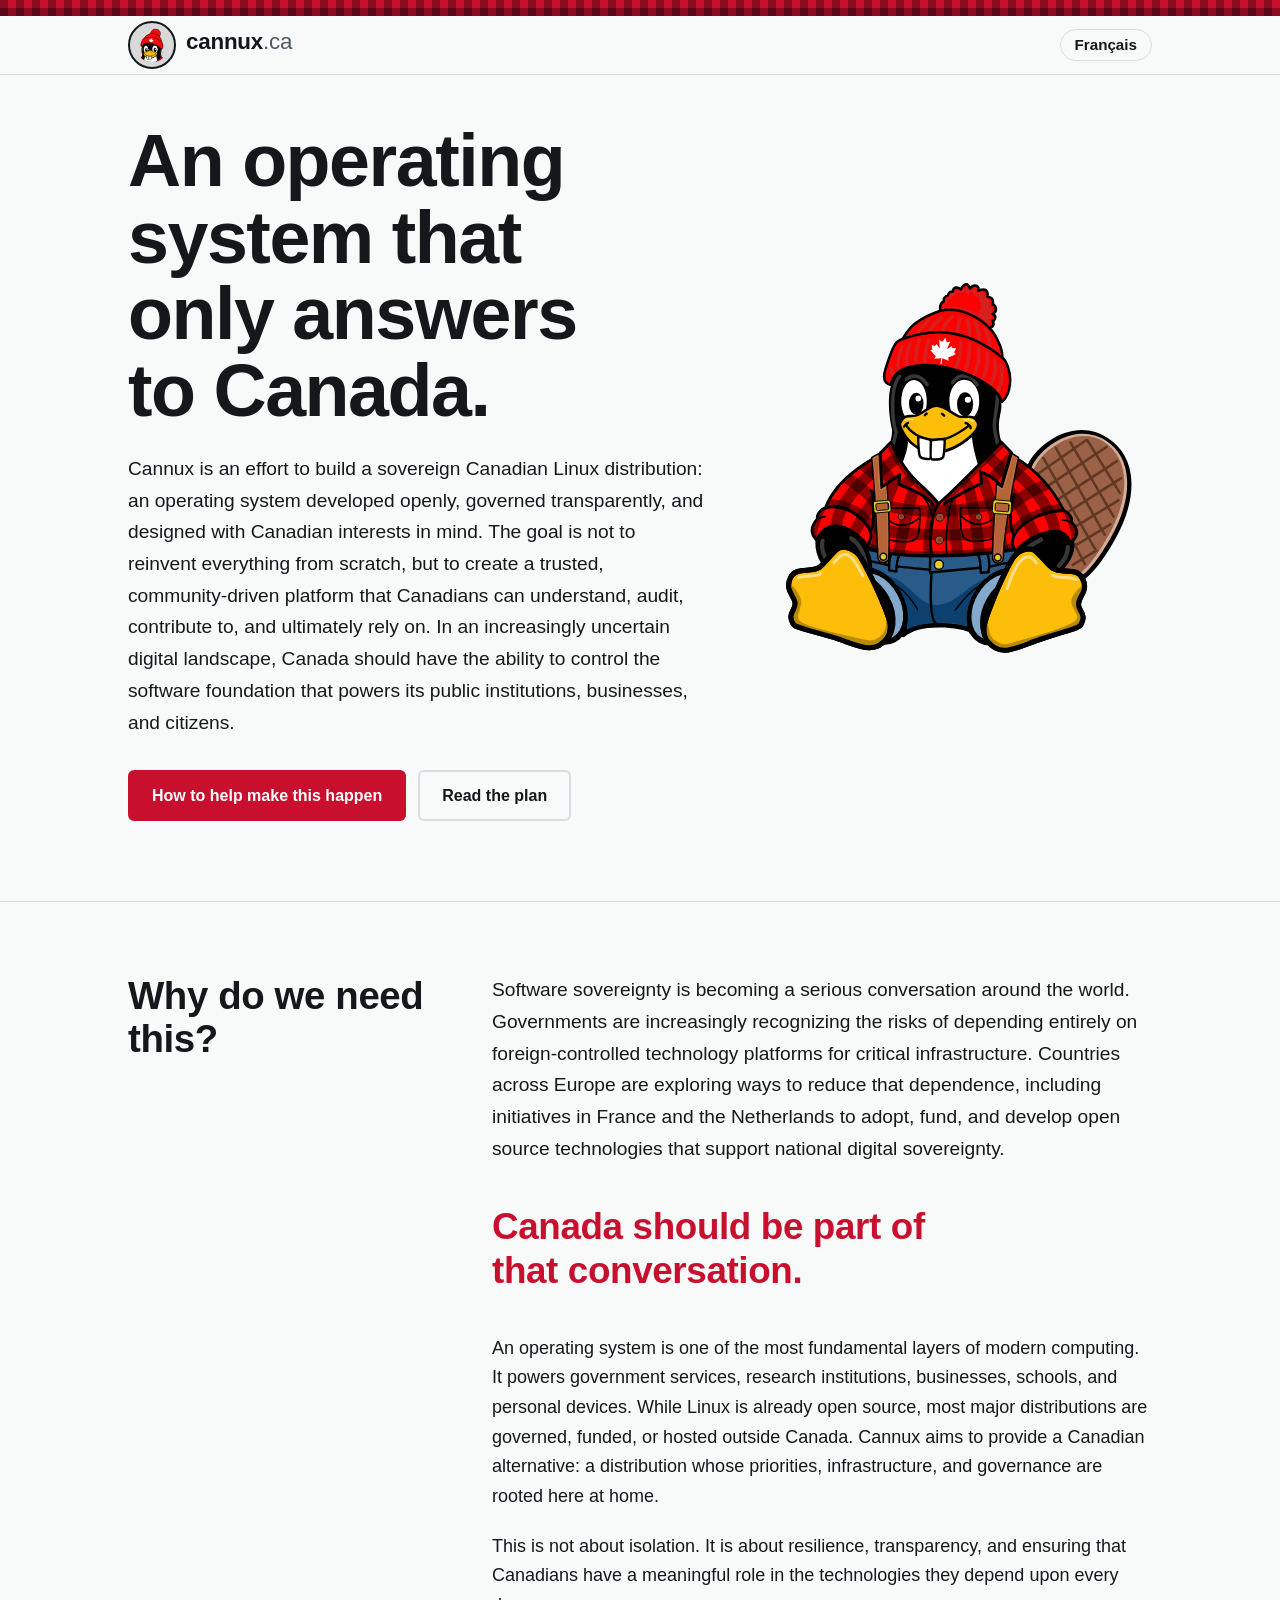
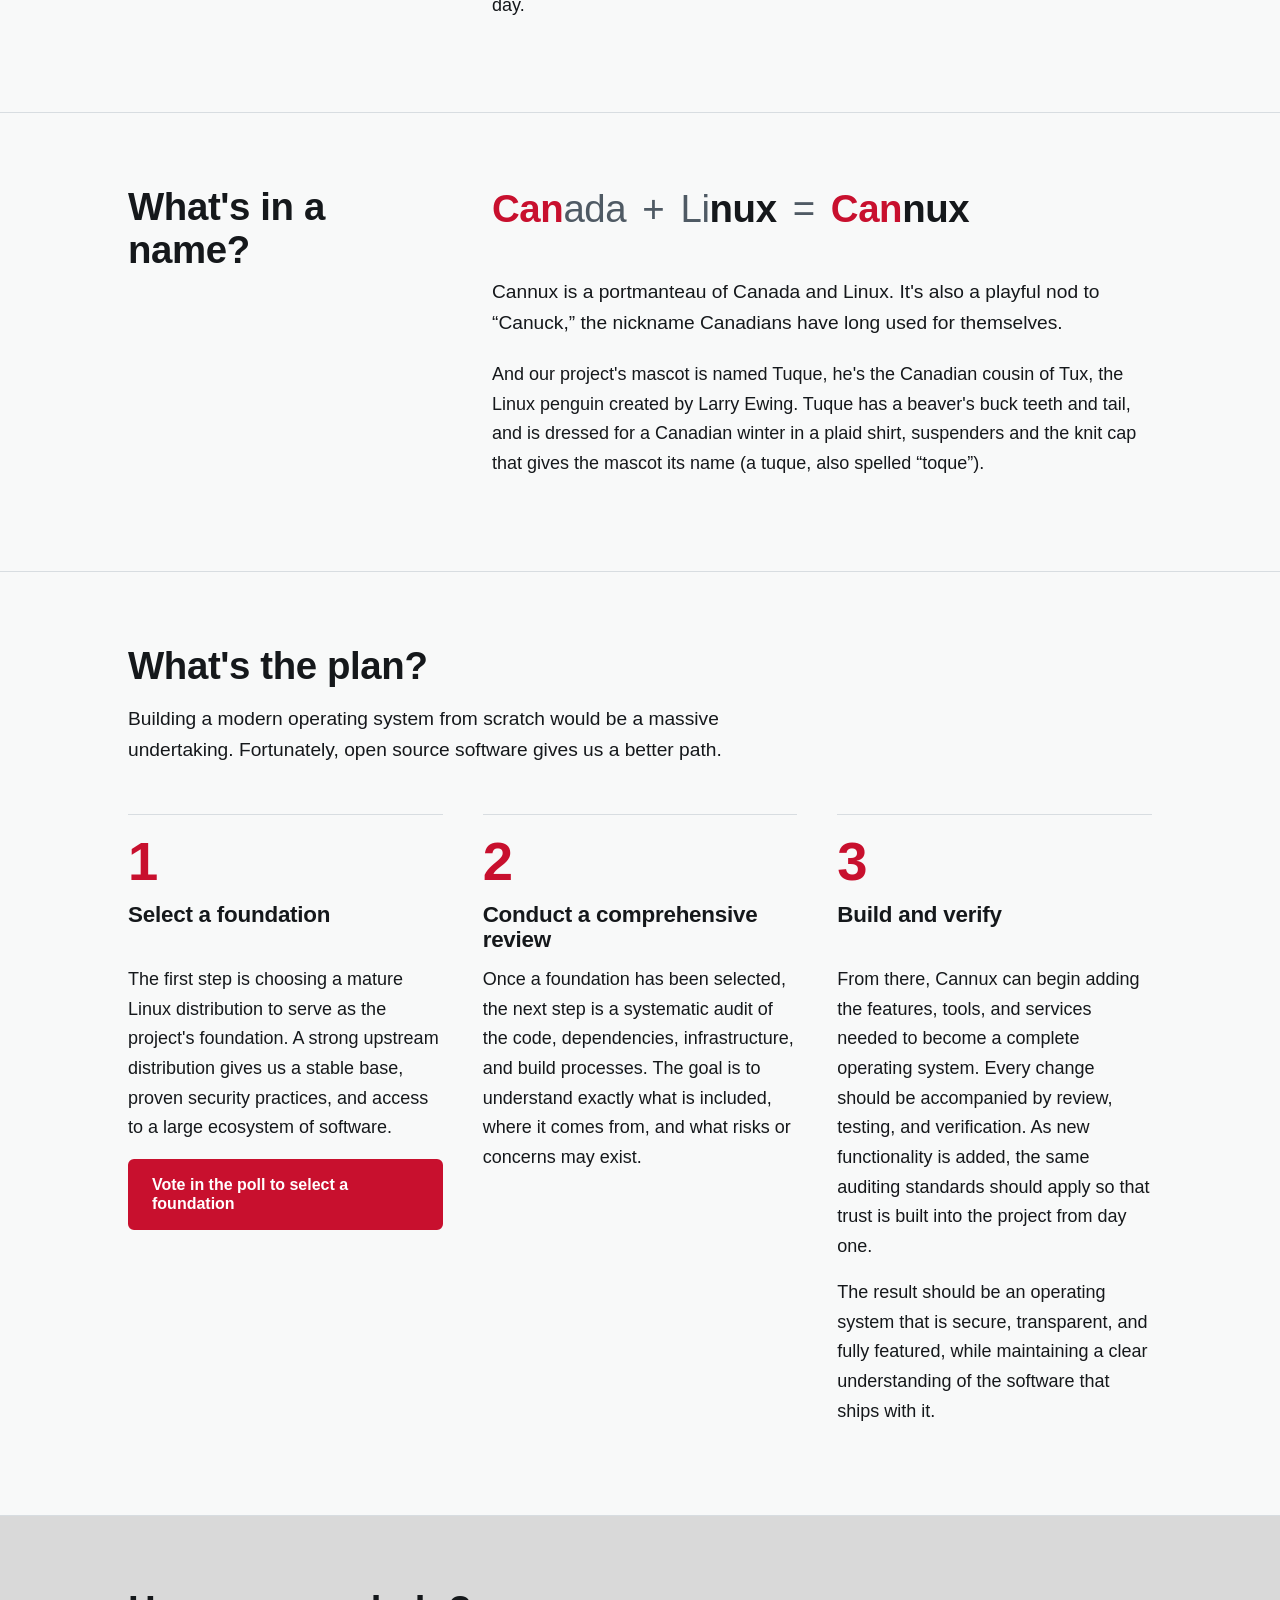
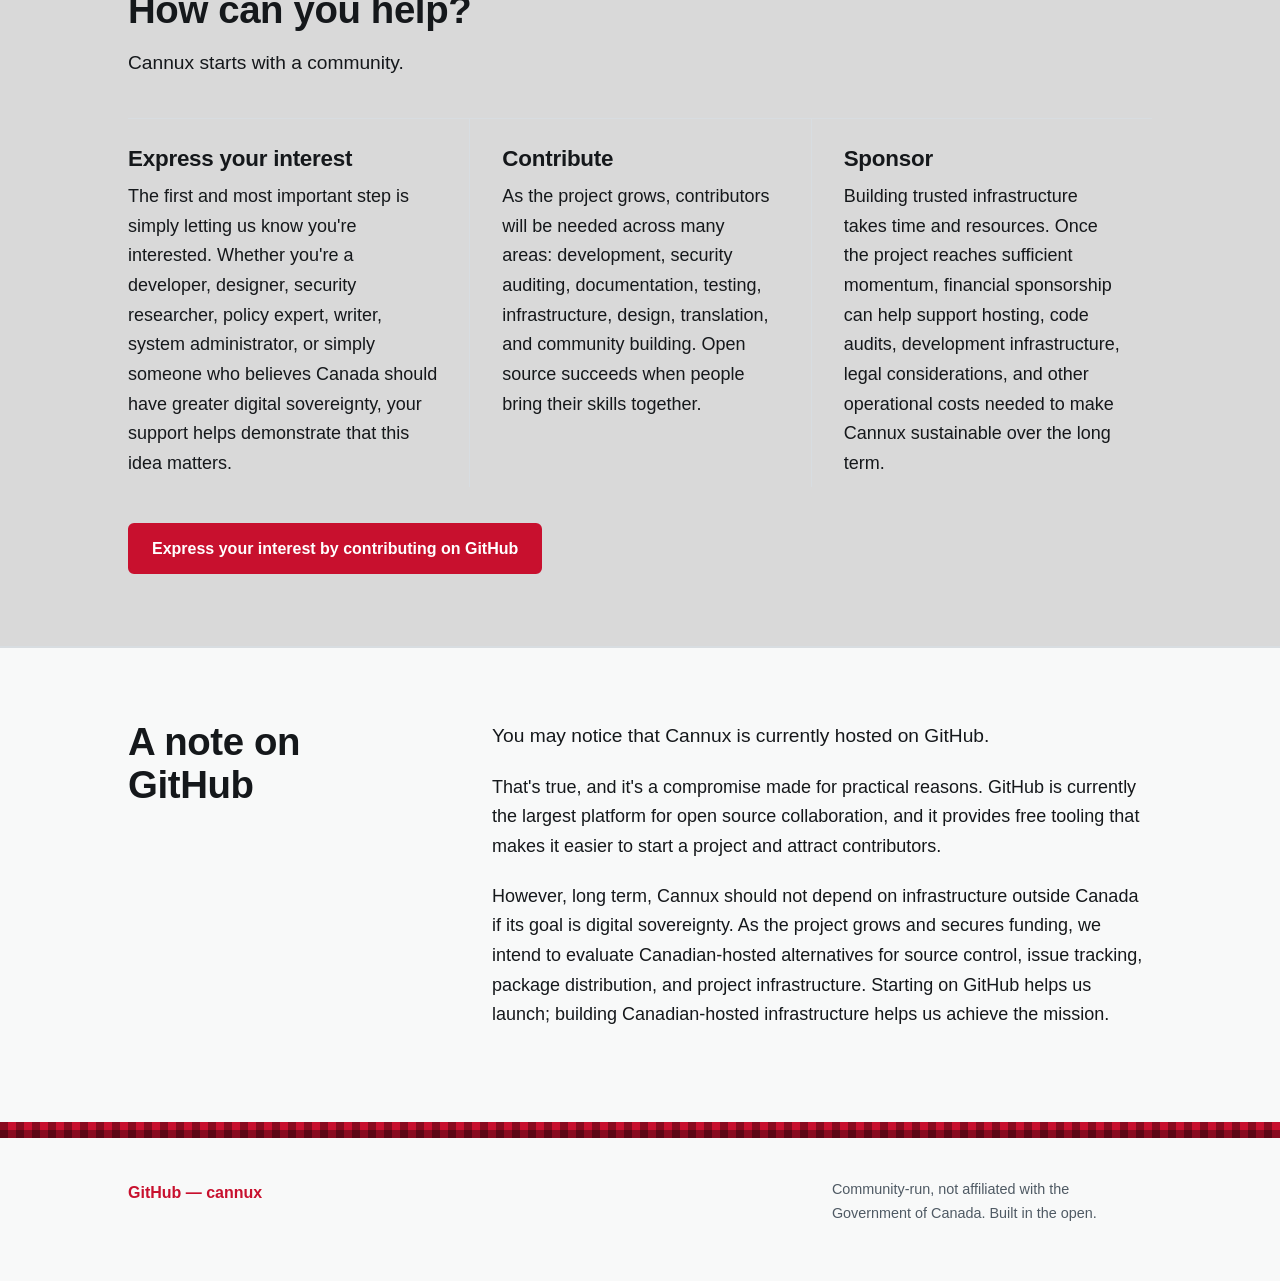
<file: docs/index.html>
<!DOCTYPE html>
<html lang="en">

<head>
    <meta charset="UTF-8">
    <meta name="viewport" content="width=device-width, initial-scale=1, viewport-fit=cover">
    <title>Cannux — a sovereign Canadian Linux distribution</title>
    <meta name="description" content="Cannux is an effort to build a sovereign Canadian Linux distribution: an operating system developed openly, governed transparently, and designed with Canadian interests in mind.">
    <meta name="theme-color" content="#F8F9F9" media="(prefers-color-scheme: light)">
    <meta name="theme-color" content="#14171A" media="(prefers-color-scheme: dark)">

    <link rel="icon" href="images/favicon.svg" type="image/svg+xml">
    <link rel="apple-touch-icon" href="images/apple-touch-icon.png">

    <link rel="canonical" href="https://cannux.ca/">
    <link rel="alternate" hreflang="en" href="https://cannux.ca/">
    <link rel="alternate" hreflang="fr" href="https://cannux.ca/fr/">
    <link rel="alternate" hreflang="x-default" href="https://cannux.ca/">

    <meta property="og:type" content="website">
    <meta property="og:locale" content="en_CA">
    <meta property="og:locale:alternate" content="fr_CA">
    <meta property="og:title" content="Cannux — a sovereign Canadian Linux distribution">
    <meta property="og:description" content="An operating system that only answers to Canada.">
    <meta property="og:url" content="https://cannux.ca/">

    <link rel="stylesheet" href="css/site.css">
</head>

<body>
    <a class="skip" href="#top">Skip to content</a>
    <div class="plaid" aria-hidden="true"></div>

    <header class="top">
        <div class="wrap topbar">
            <a class="wordmark" href="#">
                <img src="images/favicon.svg" alt="" width="36" height="36">
                <span>cannux<span class="tld">.ca</span></span>
            </a>
            <nav aria-label="Language">
                <a class="lang" href="fr/index.html" lang="fr" hreflang="fr">Français</a>
            </nav>
        </div>
    </header>

    <main id="top">
        <div class="wrap hero">
            <div class="hero-copy">
                <h1>An operating system that only answers to Canada.</h1>
                <p class="lede">Cannux is an effort to build a sovereign Canadian Linux distribution: an operating system developed openly, governed transparently, and designed with Canadian interests in mind. The goal is not to reinvent everything from scratch, but to create a trusted, community-driven platform that Canadians can understand, audit, contribute to, and ultimately rely on. In an increasingly uncertain digital landscape, Canada should have the ability to control the software foundation that powers its public institutions, businesses, and citizens.</p>
                <div class="cta-row">
                    <a class="btn primary" href="#how">How to help make this happen</a>
                    <a class="btn ghost" href="#what">Read the plan</a>
                </div>
            </div>
            <figure class="hero-art">
                <img src="images/Tuque.svg" class="hero-image" width="300" alt="A penguin with beaver features wearing a red toque, plaid shirt, suspenders and jeans">
            </figure>
        </div>

<!-- <div class="term" aria-label="Terminal example">
<div class="bar"><span></span><span></span><span></span></div>
<pre class="mono"><span class="comment"># get the source and build tree</span>
<span class="prompt">$</span> git clone https://github.com/torvos/cannux/
</div> -->

        <section id="why" class="band">
            <div class="wrap split">
                <h2>Why do we need this?</h2>
                <div class="prose">
                    <p class="intro">Software sovereignty is becoming a serious conversation around the world. Governments are increasingly recognizing the risks of depending entirely on foreign-controlled technology platforms for critical infrastructure. Countries across Europe are exploring ways to reduce that dependence, including initiatives in France and the Netherlands to adopt, fund, and develop open source technologies that support national digital sovereignty.</p>
                    <p class="pull">Canada should be part of that conversation.</p>
                    <p>An operating system is one of the most fundamental layers of modern computing. It powers government services, research institutions, businesses, schools, and personal devices. While Linux is already open source, most major distributions are governed, funded, or hosted outside Canada. Cannux aims to provide a Canadian alternative: a distribution whose priorities, infrastructure, and governance are rooted here at home.</p>
                    <p>This is not about isolation. It is about resilience, transparency, and ensuring that Canadians have a meaningful role in the technologies they depend upon every day.</p>
                </div>
            </div>
        </section>

        <section id="name" class="band">
            <div class="wrap split">
                <h2>What's in a name?</h2>
                <div class="prose">
                    <p class="name-eq" role="img" aria-label="Canada plus Linux equals Cannux"><span class="can">Can</span><span class="rest">ada</span> <span class="op">+</span> <span class="rest">Li</span><span class="nux">nux</span> <span class="op">=</span> <span class="can">Can</span><span class="nux">nux</span></p>
                    <p class="intro">Cannux is a portmanteau of Canada and Linux. It's also a playful nod to &ldquo;Canuck,&rdquo; the nickname Canadians have long used for themselves.</p>
                    <p>And our project's mascot is named Tuque, he's the Canadian cousin of Tux, the Linux penguin created by Larry Ewing. Tuque has a beaver's buck teeth and tail, and is dressed for a Canadian winter in a plaid shirt, suspenders and the knit cap that gives the mascot its name (a tuque, also spelled &ldquo;toque&rdquo;).</p>
                </div>
            </div>
        </section>

        <section id="what" class="band">
            <div class="wrap">
                <h2>What's the plan?</h2>
                <p class="section-intro">Building a modern operating system from scratch would be a massive undertaking. Fortunately, open source software gives us a better path.</p>
                <ol class="pillars">
                    <li class="pillar">
                        <h3>Select a foundation</h3>
                        <p>The first step is choosing a mature Linux distribution to serve as the project's foundation. A strong upstream distribution gives us a stable base, proven security practices, and access to a large ecosystem of software.</p>
                        <p><a class="btn primary" href="https://github.com/torvos/cannux/discussions/1">Vote in the poll to select a foundation</a></p>
                    </li>
                    <li class="pillar">
                        <h3>Conduct a comprehensive review</h3>
                        <p>Once a foundation has been selected, the next step is a systematic audit of the code, dependencies, infrastructure, and build processes. The goal is to understand exactly what is included, where it comes from, and what risks or concerns may exist.</p>
                    </li>
                    <li class="pillar">
                        <h3>Build and verify</h3>
                        <p>From there, Cannux can begin adding the features, tools, and services needed to become a complete operating system. Every change should be accompanied by review, testing, and verification. As new functionality is added, the same auditing standards should apply so that trust is built into the project from day one.</p>
                        <p>The result should be an operating system that is secure, transparent, and fully featured, while maintaining a clear understanding of the software that ships with it.</p>
                    </li>
                </ol>
            </div>
        </section>

        <section id="how" class="band tint">
            <div class="wrap">
                <h2>How can you help?</h2>
                <p class="section-intro">Cannux starts with a community.</p>
                <div class="ways">
                    <article class="way">
                        <h3>Express your interest</h3>
                        <p>The first and most important step is simply letting us know you're interested. Whether you're a developer, designer, security researcher, policy expert, writer, system administrator, or simply someone who believes Canada should have greater digital sovereignty, your support helps demonstrate that this idea matters.</p>
                    </article>
                    <article class="way">
                        <h3>Contribute</h3>
                        <p>As the project grows, contributors will be needed across many areas: development, security auditing, documentation, testing, infrastructure, design, translation, and community building. Open source succeeds when people bring their skills together.</p>
                    </article>
                    <article class="way">
                        <h3>Sponsor</h3>
                        <p>Building trusted infrastructure takes time and resources. Once the project reaches sufficient momentum, financial sponsorship can help support hosting, code audits, development infrastructure, legal considerations, and other operational costs needed to make Cannux sustainable over the long term.</p>
                    </article>
                </div>
                <div class="cta-row">
                    <a class="btn primary" href="https://github.com/torvos/cannux/">Express your interest by contributing on GitHub</a>
                </div>
            </div>
        </section>

        <section id="github" class="band">
            <div class="wrap split">
                <h2>A note on GitHub</h2>
                <div class="prose">
                    <p class="intro">You may notice that Cannux is currently hosted on GitHub.</p>
                    <p>That's true, and it's a compromise made for practical reasons. GitHub is currently the largest platform for open source collaboration, and it provides free tooling that makes it easier to start a project and attract contributors.</p>
                    <p>However, long term, Cannux should not depend on infrastructure outside Canada if its goal is digital sovereignty. As the project grows and secures funding, we intend to evaluate Canadian-hosted alternatives for source control, issue tracking, package distribution, and project infrastructure. Starting on GitHub helps us launch; building Canadian-hosted infrastructure helps us achieve the mission.</p>
                </div>
            </div>
        </section>
    </main>

    <footer>
        <div class="plaid" aria-hidden="true"></div>
        <div class="wrap row">
            <div class="links">
                <a href="https://github.com/torvos/cannux/">GitHub — cannux</a>
            </div>
            <p class="note">Community-run, not affiliated with the Government of Canada. Built in the open.</p>            
        </div>
    </footer>

</body>

</html>
</file>
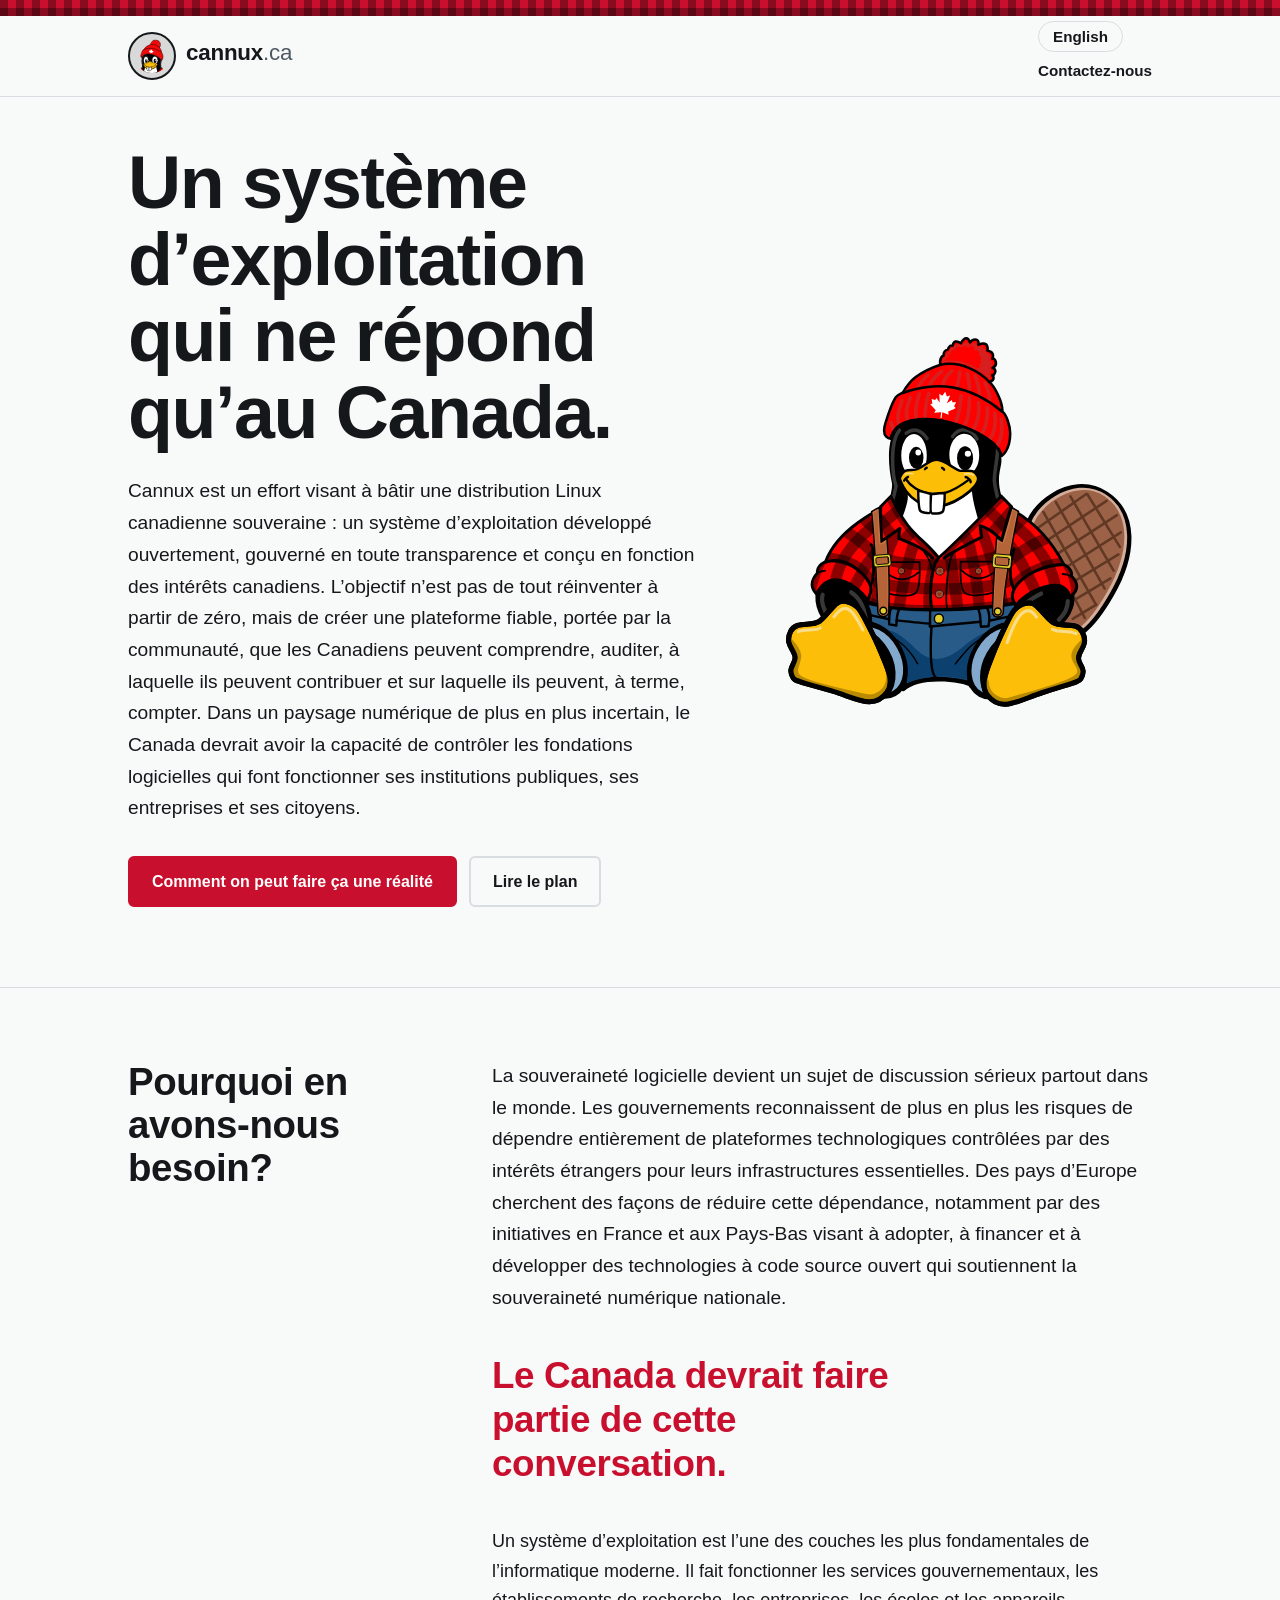
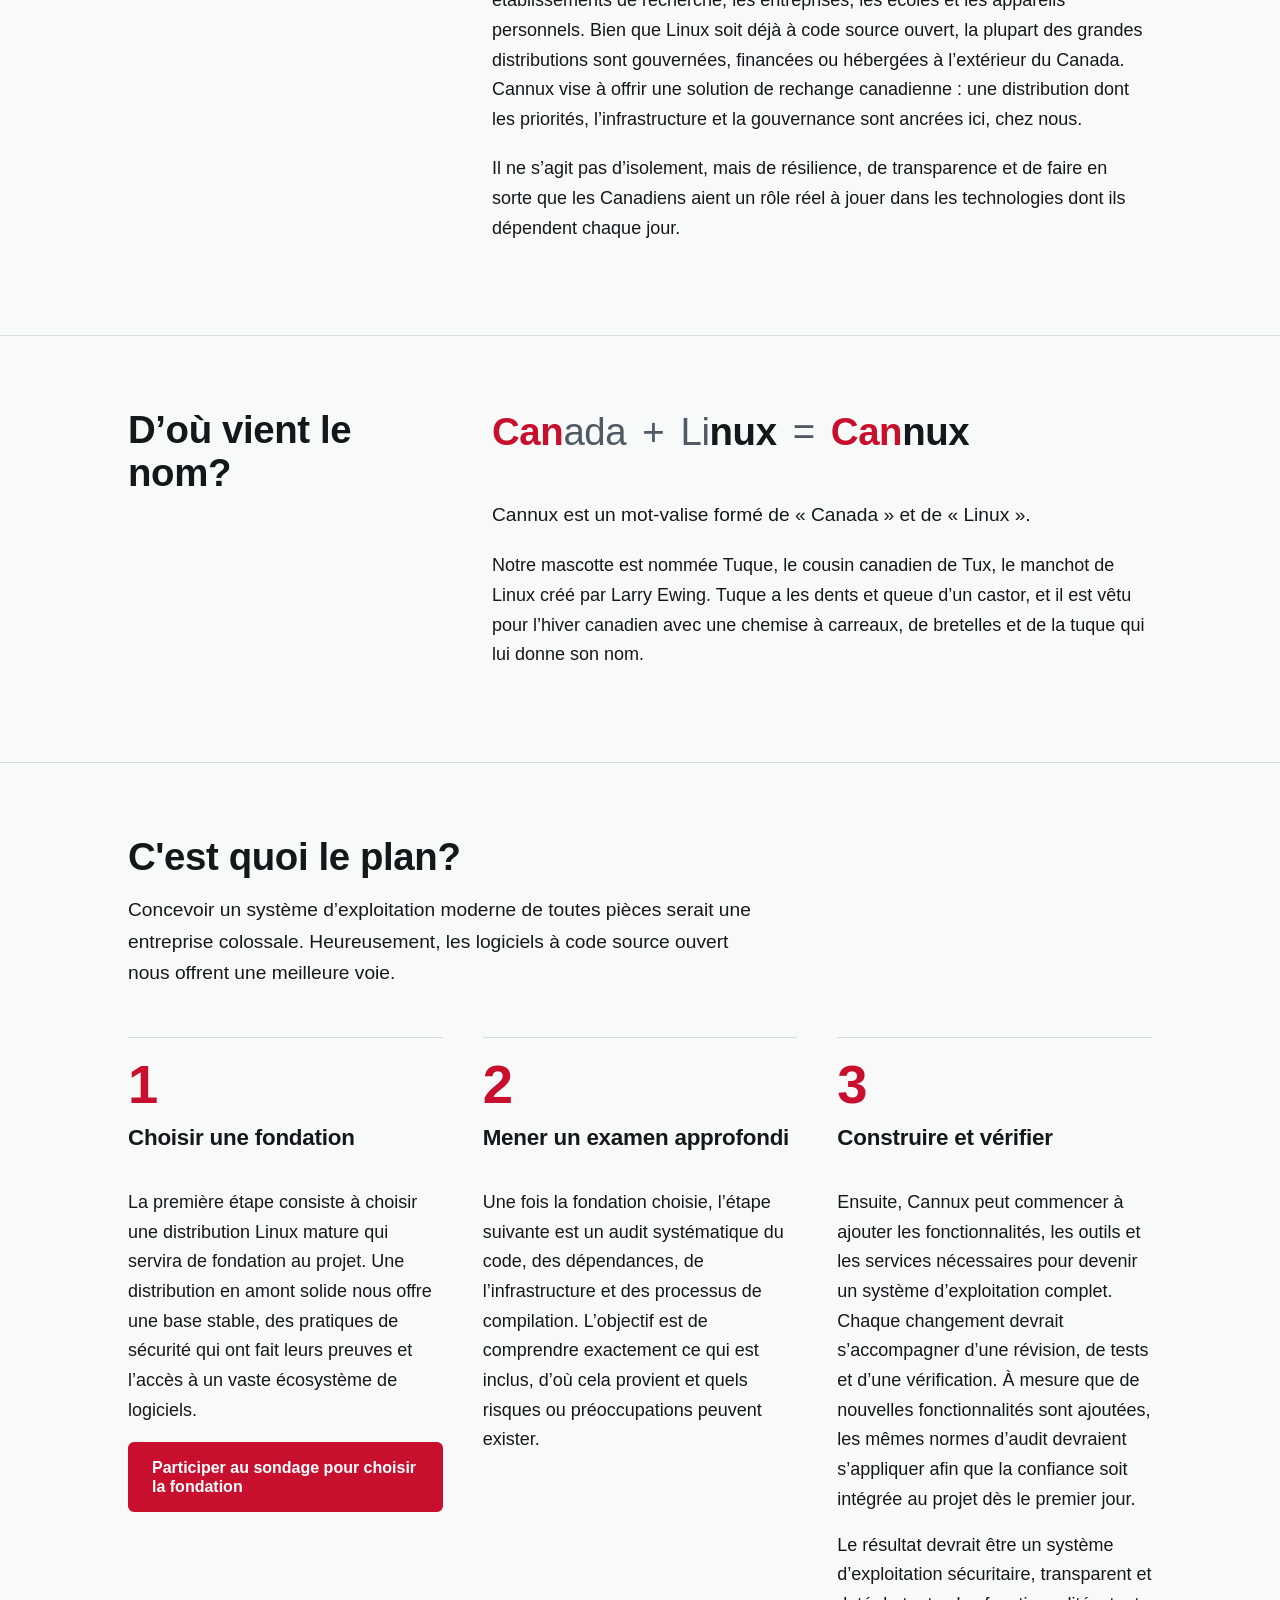
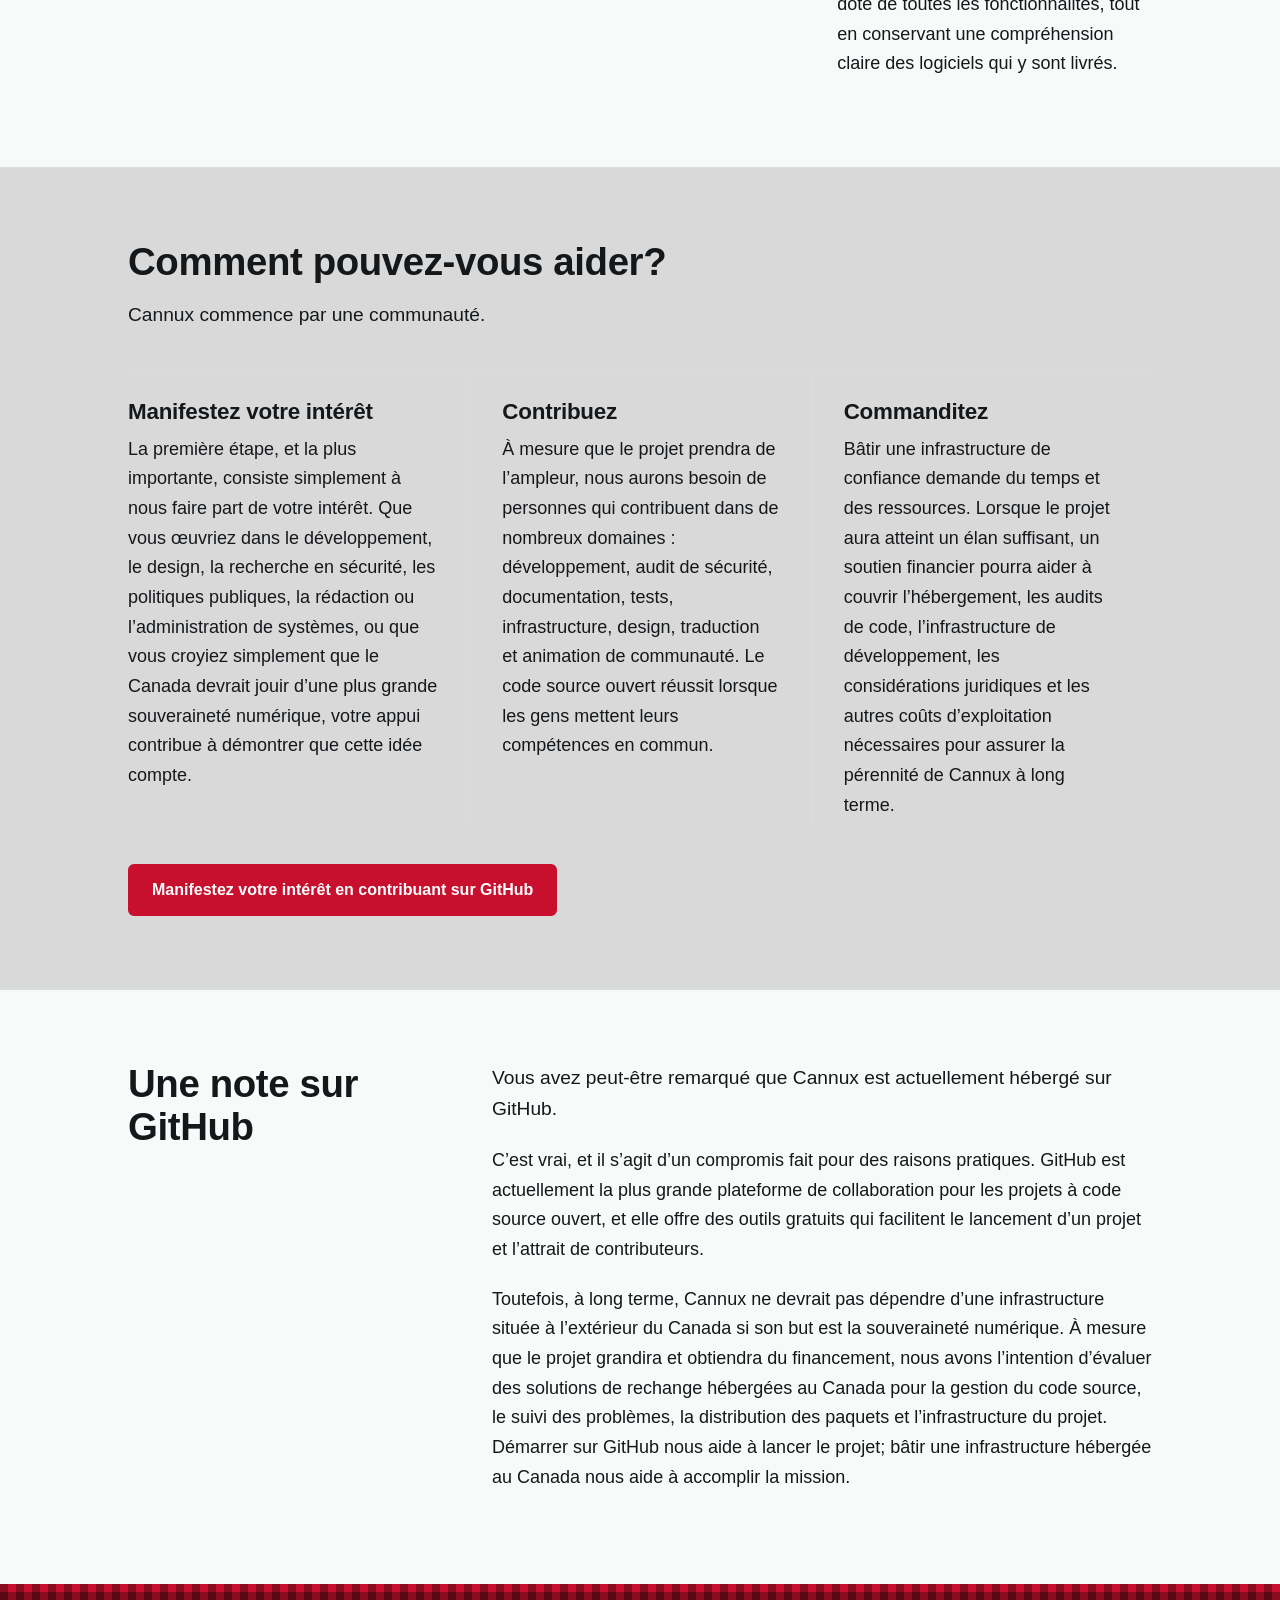
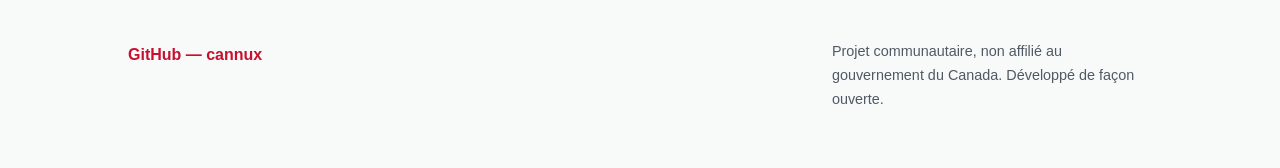
<file: docs/fr/index.html>
<!DOCTYPE html>
<html lang="fr">

<head>
    <meta charset="UTF-8">
    <meta name="viewport" content="width=device-width, initial-scale=1, viewport-fit=cover">
    <title>Cannux — une distribution Linux canadienne souveraine</title>
    <meta name="description" content="Cannux est un effort visant à bâtir une distribution Linux canadienne souveraine : un système d’exploitation développé ouvertement, gouverné en toute transparence et conçu en fonction des intérêts canadiens.">
    <meta name="theme-color" content="#F8F9F9" media="(prefers-color-scheme: light)">
    <meta name="theme-color" content="#14171A" media="(prefers-color-scheme: dark)">

    <link rel="icon" href="../images/favicon.svg" type="image/svg+xml">
    <link rel="apple-touch-icon" href="../images/apple-touch-icon.png">

    <link rel="canonical" href="https://cannux.ca/fr/">
    <link rel="alternate" hreflang="en" href="https://cannux.ca/">
    <link rel="alternate" hreflang="fr" href="https://cannux.ca/fr/">
    <link rel="alternate" hreflang="x-default" href="https://cannux.ca/">

    <meta property="og:type" content="website">
    <meta property="og:locale" content="fr_CA">
    <meta property="og:locale:alternate" content="en_CA">
    <meta property="og:title" content="Cannux — une distribution Linux canadienne souveraine">
    <meta property="og:description" content="Un système d’exploitation qui ne répond qu’au Canada.">
    <meta property="og:url" content="https://cannux.ca/fr/">

    <link rel="stylesheet" href="../css/site.css">
</head>

<body>
    <a class="skip" href="#top">Passer au contenu</a>
    <div class="plaid" aria-hidden="true"></div>

    <header class="top">
        <div class="wrap topbar">
            <a class="wordmark" href="#">
                <img src="../images/favicon.svg" alt="" width="36" height="36">
                <span>cannux<span class="tld">.ca</span></span>
            </a>
            <div class="menu">
                <nav aria-label="Langue">
                    <a class="lang" href="../index.html" lang="en" hreflang="en">English</a>
                </nav>
                <nav aria-label="Contact">
                    <a class="contact" href="mailto:cannux@torvos.ca">Contactez-nous</a>
                </nav>
            </div>
        </div>
    </header>

    <main id="top">
        <div class="wrap hero">
            <div class="hero-copy">
                <h1>Un système d’exploitation qui ne répond qu’au Canada.</h1>
                <p class="lede">Cannux est un effort visant à bâtir une distribution Linux canadienne souveraine&nbsp;: un système d’exploitation développé ouvertement, gouverné en toute transparence et conçu en fonction des intérêts canadiens. L’objectif n’est pas de tout réinventer à partir de zéro, mais de créer une plateforme fiable, portée par la communauté, que les Canadiens peuvent comprendre, auditer, à laquelle ils peuvent contribuer et sur laquelle ils peuvent, à terme, compter. Dans un paysage numérique de plus en plus incertain, le Canada devrait avoir la capacité de contrôler les fondations logicielles qui font fonctionner ses institutions publiques, ses entreprises et ses citoyens.</p>
                <div class="cta-row">
                    <a class="btn primary" href="#how">Comment on peut faire ça une réalité</a>
                    <a class="btn ghost" href="#what">Lire le plan</a>
                </div>
            </div>
            <figure class="hero-art">
                <img src="../images/Tuque.svg" class="hero-image" width="300" alt="Un manchot aux traits de castor portant une tuque rouge, une chemise à carreaux, des bretelles et un jean">
            </figure>
        </div>

        <section id="why" class="band">
            <div class="wrap split">
                <h2>Pourquoi en avons-nous besoin?</h2>
                <div class="prose">
                    <p class="intro">La souveraineté logicielle devient un sujet de discussion sérieux partout dans le monde. Les gouvernements reconnaissent de plus en plus les risques de dépendre entièrement de plateformes technologiques contrôlées par des intérêts étrangers pour leurs infrastructures essentielles. Des pays d’Europe cherchent des façons de réduire cette dépendance, notamment par des initiatives en France et aux Pays-Bas visant à adopter, à financer et à développer des technologies à code source ouvert qui soutiennent la souveraineté numérique nationale.</p>
                    <p class="pull">Le Canada devrait faire partie de cette conversation.</p>
                    <p>Un système d’exploitation est l’une des couches les plus fondamentales de l’informatique moderne. Il fait fonctionner les services gouvernementaux, les établissements de recherche, les entreprises, les écoles et les appareils personnels. Bien que Linux soit déjà à code source ouvert, la plupart des grandes distributions sont gouvernées, financées ou hébergées à l’extérieur du Canada. Cannux vise à offrir une solution de rechange canadienne&nbsp;: une distribution dont les priorités, l’infrastructure et la gouvernance sont ancrées ici, chez nous.</p>
                    <p>Il ne s’agit pas d’isolement, mais de résilience, de transparence et de faire en sorte que les Canadiens aient un rôle réel à jouer dans les technologies dont ils dépendent chaque jour.</p>
                </div>
            </div>
        </section>

        <section id="name" class="band">
            <div class="wrap split">
                <h2>D’où vient le nom?</h2>
                <div class="prose">
                    <p class="name-eq" role="img" aria-label="Canada plus Linux égale Cannux"><span class="can">Can</span><span class="rest">ada</span> <span class="op">+</span> <span class="rest">Li</span><span class="nux">nux</span> <span class="op">=</span> <span class="can">Can</span><span class="nux">nux</span></p>
                    <p class="intro">Cannux est un mot-valise formé de «&nbsp;Canada&nbsp;» et de «&nbsp;Linux&nbsp;».</p>
                    <p>Notre mascotte est nommée Tuque, le cousin canadien de Tux, le manchot de Linux créé par Larry Ewing. Tuque a les dents et queue d’un castor, et il est vêtu pour l’hiver canadien avec une chemise à carreaux, de bretelles et de la tuque qui lui donne son nom.</p>
                </div>
            </div>
        </section>

        <section id="what" class="band">
            <div class="wrap">
                <h2>C'est quoi le plan?</h2>
                <p class="section-intro">Concevoir un système d’exploitation moderne de toutes pièces serait une entreprise colossale. Heureusement, les logiciels à code source ouvert nous offrent une meilleure voie.</p>
                <ol class="pillars">
                    <li class="pillar">
                        <h3>Choisir une fondation</h3>
                        <p>La première étape consiste à choisir une distribution Linux mature qui servira de fondation au projet. Une distribution en amont solide nous offre une base stable, des pratiques de sécurité qui ont fait leurs preuves et l’accès à un vaste écosystème de logiciels.</p>
                        <p><a class="btn primary" href="https://github.com/torvos/cannux/discussions/1">Participer au sondage pour choisir la fondation</a></p>
                    </li>
                    <li class="pillar">
                        <h3>Mener un examen approfondi</h3>
                        <p>Une fois la fondation choisie, l’étape suivante est un audit systématique du code, des dépendances, de l’infrastructure et des processus de compilation. L’objectif est de comprendre exactement ce qui est inclus, d’où cela provient et quels risques ou préoccupations peuvent exister.</p>
                    </li>
                    <li class="pillar">
                        <h3>Construire et vérifier</h3>
                        <p>Ensuite, Cannux peut commencer à ajouter les fonctionnalités, les outils et les services nécessaires pour devenir un système d’exploitation complet. Chaque changement devrait s’accompagner d’une révision, de tests et d’une vérification. À mesure que de nouvelles fonctionnalités sont ajoutées, les mêmes normes d’audit devraient s’appliquer afin que la confiance soit intégrée au projet dès le premier jour.</p>
                        <p>Le résultat devrait être un système d’exploitation sécuritaire, transparent et doté de toutes les fonctionnalités, tout en conservant une compréhension claire des logiciels qui y sont livrés.</p>
                    </li>
                </ol>
            </div>
        </section>

        <section id="how" class="band tint">
            <div class="wrap">
                <h2>Comment pouvez-vous aider?</h2>
                <p class="section-intro">Cannux commence par une communauté.</p>
                <div class="ways">
                    <article class="way">
                        <h3>Manifestez votre intérêt</h3>
                        <p>La première étape, et la plus importante, consiste simplement à nous faire part de votre intérêt. Que vous œuvriez dans le développement, le design, la recherche en sécurité, les politiques publiques, la rédaction ou l’administration de systèmes, ou que vous croyiez simplement que le Canada devrait jouir d’une plus grande souveraineté numérique, votre appui contribue à démontrer que cette idée compte.</p>
                    </article>
                    <article class="way">
                        <h3>Contribuez</h3>
                        <p>À mesure que le projet prendra de l’ampleur, nous aurons besoin de personnes qui contribuent dans de nombreux domaines&nbsp;: développement, audit de sécurité, documentation, tests, infrastructure, design, traduction et animation de communauté. Le code source ouvert réussit lorsque les gens mettent leurs compétences en commun.</p>
                    </article>
                    <article class="way">
                        <h3>Commanditez</h3>
                        <p>Bâtir une infrastructure de confiance demande du temps et des ressources. Lorsque le projet aura atteint un élan suffisant, un soutien financier pourra aider à couvrir l’hébergement, les audits de code, l’infrastructure de développement, les considérations juridiques et les autres coûts d’exploitation nécessaires pour assurer la pérennité de Cannux à long terme.</p>
                    </article>
                </div>
                <div class="cta-row">
                    <a class="btn primary" href="https://github.com/torvos/cannux/">Manifestez votre intérêt en contribuant sur GitHub</a>
                </div>
            </div>
        </section>

        <section id="github" class="band">
            <div class="wrap split">
                <h2>Une note sur GitHub</h2>
                <div class="prose">
                    <p class="intro">Vous avez peut-être remarqué que Cannux est actuellement hébergé sur GitHub.</p>
                    <p>C’est vrai, et il s’agit d’un compromis fait pour des raisons pratiques. GitHub est actuellement la plus grande plateforme de collaboration pour les projets à code source ouvert, et elle offre des outils gratuits qui facilitent le lancement d’un projet et l’attrait de contributeurs.</p>
                    <p>Toutefois, à long terme, Cannux ne devrait pas dépendre d’une infrastructure située à l’extérieur du Canada si son but est la souveraineté numérique. À mesure que le projet grandira et obtiendra du financement, nous avons l’intention d’évaluer des solutions de rechange hébergées au Canada pour la gestion du code source, le suivi des problèmes, la distribution des paquets et l’infrastructure du projet. Démarrer sur GitHub nous aide à lancer le projet; bâtir une infrastructure hébergée au Canada nous aide à accomplir la mission.</p>
                </div>
            </div>
        </section>
    </main>

    <footer>
        <div class="plaid" aria-hidden="true"></div>
        <div class="wrap row">
            <div class="links">
                <a href="https://github.com/torvos/cannux/">GitHub — cannux</a>
            </div>
            <p class="note">Projet communautaire, non affilié au gouvernement du Canada. Développé de façon ouverte.</p>
        </div>
    </footer>

</body>

</html>
</file>
<file: docs/css/site.css>
:root {
  --paper: #F8F9F9;
  --ink: #15181B;
  --muted: #4F5A64;
  --accent: #C8102E;
  --link-hover: #9C0B22;
  --btn: #C8102E;
  --btn-hover: #9C0B22;
  --hairline: #D8DDE1;
  --tint: #d9d9d9;
  --sans: 'Segoe UI', sans-serif;
  --header-h: 60px;
  box-sizing: border-box;
  padding-top: env(safe-area-inset-top, 0px);
  padding-bottom: env(safe-area-inset-bottom, 0px);
}

*,
*::before,
*::after {
  box-sizing: inherit;
}

html {
  scroll-padding-top: calc(var(--header-h) + env(safe-area-inset-top, 0px));
}

@media (prefers-reduced-motion: no-preference) {
  html {
    scroll-behavior: smooth;
  }
}

@media (prefers-color-scheme: dark) {
  :root:not([data-theme="light"]) {
    --paper: #14171A;
    --ink: #ECEDEF;
    --muted: #A3ACB5;
    --accent: #FF6F7D;
    --link-hover: #FFA0A9;
    --btn: #C8102E;
    --btn-hover: #E0233F;
    --hairline: #2A2F35;
    --tint: #1B1F23;
  }
}

:root[data-theme="dark"] {
  --paper: #14171A;
  --ink: #ECEDEF;
  --muted: #A3ACB5;
  --accent: #FF6F7D;
  --link-hover: #FFA0A9;
  --btn: #C8102E;
  --btn-hover: #E0233F;
  --hairline: #2A2F35;
  --tint: #1B1F23;
}

body {
  margin: 0;
  background: var(--paper);
  color: var(--ink);
  font-family: var(--sans);
  font-size: 1.125rem;
  line-height: 1.65;
  -webkit-font-smoothing: antialiased;
  text-rendering: optimizeLegibility;
}

h1,
h2,
h3 {
  line-height: 1.1;
  letter-spacing: -0.01em;
  margin: 0;
}

a {
  color: var(--accent);
  text-underline-offset: 0.2em;
  text-decoration-thickness: 1px;
}

a:hover {
  color: var(--link-hover);
}

:focus-visible {
  outline: 3px solid var(--accent);
  outline-offset: 3px;
  border-radius: 2px;
}

.skip {
  position: absolute;
  left: 16px;
  top: -60px;
  background: var(--ink);
  color: var(--paper);
  padding: 10px 16px;
  border-radius: 4px;
  z-index: 30;
  text-decoration: none;
}

.skip:focus {
  top: 12px;
  color: var(--paper);
}

.wrap {
  max-width: 1080px;
  margin: 0 auto;
  padding-left: 28px;
  padding-right: 28px;
}

/* buffalo plaid strip */
.plaid {
  height: 16px;
  background-color: #C8102E;
  background-image:
    linear-gradient(90deg, rgba(0, 0, 0, 0.32) 50%, transparent 50%),
    linear-gradient(0deg, rgba(0, 0, 0, 0.32) 50%, transparent 50%);
  background-size: 16px 16px;
}

/* header */
header.top {
  position: sticky;
  top: env(safe-area-inset-top, 0px);
  z-index: 20;
  background: var(--paper);
  border-bottom: 1px solid var(--hairline);
}

@supports ((backdrop-filter: blur(1px)) or (-webkit-backdrop-filter: blur(1px))) {
  header.top {
    background: color-mix(in srgb, var(--paper) 94%, transparent);
    -webkit-backdrop-filter: blur(10px);
    backdrop-filter: blur(10px);
  }
}

.topbar {
  display: flex;
  align-items: center;
  justify-content: space-between;
  gap: 16px;
  padding-top: 5px;
  padding-bottom: 5px;
}

.wordmark {
  display: flex;
  align-items: center;
  gap: 10px;
  color: var(--ink);
  text-decoration: none;
  font-weight: 750;
  font-size: 1.4rem;
  letter-spacing: -0.01em;
}

.wordmark:hover {
  color: var(--ink);
}

.wordmark img {
  display: block;
  width: 48px;
  height: 48px;
  padding: 5px;
  border-radius: 50%;
  background: var(--tint);
  border: 2px solid var(--ink);
}

.wordmark > span { position: relative; top: -0.11em; }

.wordmark .tld {
  color: var(--muted);
  font-weight: 500;
}

.topbar nav {
  display: flex;
  flex-wrap: wrap;
  gap: 4px 24px;
}

.topbar nav a {
  color: var(--ink);
  text-decoration: none;
  font-size: 0.95rem;
  font-weight: 600;
  white-space: nowrap;
  padding: 6px 0;
  border-bottom: 2px solid transparent;
}

.topbar nav a:hover {
  border-bottom-color: var(--accent);
  color: var(--ink);
}

.topbar nav a.lang {
  border: 1px solid var(--hairline);
  border-radius: 999px;
  padding: 4px 14px;
  line-height: 1.4;
}

.topbar nav a.lang:hover {
  border-color: var(--ink);
}

/* hero */
.hero {
  display: grid;
  grid-template-columns: minmax(0, 1.25fr) minmax(0, 0.75fr);
  gap: 48px;
  align-items: center;
  padding-top: 48px;
  padding-bottom: 80px;
}

.hero h1 {
  font-size: clamp(2.6rem, 1.2rem + 4.6vw, 4.6rem);
  line-height: 1.04;
  font-weight: 760;
  letter-spacing: -0.02em;
  max-width: 13ch;
}

.hero .lede {
  font-size: 1.2rem;
  max-width: 54ch;
  margin: 24px 0 0;
}

.hero-art {
  position: relative;
  isolation: isolate;
  justify-self: center;
  width: 100%;
  max-width: 380px;
  margin: 0;
}

.hero-art figcaption {
  margin-top: 12px;
  text-align: center;
  font-size: 0.95rem;
}

.hero-image {
  display: block;
  width: 100%;
  height: auto;
}

@keyframes rise {
  from {
    opacity: 0;
    transform: translateY(12px);
  }

  to {
    opacity: 1;
    transform: translateY(0);
  }
}

@media (prefers-reduced-motion: reduce) {

  .hero h1,
  .hero .lede,
  .hero .cta-row,
  .hero-art {
    animation: none;
  }
}

/* buttons */
.cta-row {
  display: flex;
  flex-wrap: wrap;
  gap: 12px;
  margin-top: 32px;
}

.btn {
  font-family: var(--sans);
  font-weight: 600;
  font-size: 1rem;
  line-height: 1.2;
  text-decoration: none;
  padding: 14px 22px;
  border-radius: 6px;
  border: 2px solid var(--btn);
  display: inline-block;
}

.btn.primary {
  background: var(--btn);
  color: #fff;
}

.btn.primary:hover {
  background: var(--btn-hover);
  border-color: var(--btn-hover);
  color: #fff;
}

.btn.ghost {
  color: var(--ink);
  border-color: var(--hairline);
}

.btn.ghost:hover {
  border-color: var(--ink);
  color: var(--ink);
}

/* sections */
.band {
  padding: 72px 0;
  border-top: 1px solid var(--hairline);
}

.band h2 {
  font-size: clamp(1.75rem, 1.2rem + 1.6vw, 2.4rem);
  line-height: 1.12;
  font-weight: 720;
}

.section-intro {
  font-size: 1.2rem;
  max-width: 60ch;
  margin: 16px 0 0;
}

.split {
  display: grid;
  grid-template-columns: minmax(0, 300px) minmax(0, 1fr);
  gap: 24px 64px;
  align-items: start;
}

.split>h2 {
  position: sticky;
  top: calc(var(--header-h) + env(safe-area-inset-top, 0px) + 24px);
}

.prose {
  max-width: 66ch;
}

.prose p {
  margin: 0 0 1.1em;
}

.prose .intro {
  font-size: 1.2rem;
}

.prose .pull {
  font-weight: 650;
  font-size: clamp(1.7rem, 1.2rem + 1.6vw, 2.3rem);
  line-height: 1.2;
  letter-spacing: -0.01em;
  color: var(--accent);
  max-width: 22ch;
  margin: 1.1em 0;
}

.prose .name-eq {
  font-size: clamp(1.6rem, 1.1rem + 2.2vw, 2.4rem);
  font-weight: 750;
  letter-spacing: -0.01em;
  line-height: 1.25;
  margin: 0 0 1.1em;
}

.name-eq .can {
  color: var(--accent);
}

.name-eq .nux {
  color: var(--ink);
}

.name-eq .rest,
.name-eq .op {
  color: var(--muted);
  font-weight: 500;
}

.name-eq .op {
  padding: 0 0.15em;
}

/* plan */
.pillars {
  list-style: none;
  margin: 48px 0 0;
  padding: 0;
  display: grid;
  grid-template-columns: repeat(3, minmax(0, 1fr));
  gap: 40px;
  counter-reset: step;
}

.pillar {
  counter-increment: step;
  border-top: 1px solid var(--hairline);
  padding-top: 20px;
}

.pillar::before {
  content: counter(step);
  display: block;
  font-weight: 800;
  font-size: 3.4rem;
  line-height: 1;
  color: var(--accent);
  margin-bottom: 14px;
}

.pillar h3 {
  font-size: 1.4rem;
  font-weight: 700;
  margin-bottom: 10px;
}

.pillar p {
  margin: 0 0 0.9em;
}

/* how to help */
.tint {
  background: var(--tint);
  border-bottom: 1px solid var(--hairline);
}

.ways {
  display: grid;
  grid-template-columns: repeat(3, minmax(0, 1fr));
  margin-top: 40px;
  border-top: 1px solid var(--hairline);
}

.way {
  padding: 28px 32px 8px 0;
}

.way+.way {
  padding-left: 32px;
  border-left: 1px solid var(--hairline);
}

.way h3 {
  font-size: 1.4rem;
  font-weight: 700;
  margin-bottom: 10px;
}

.way p {
  margin: 0;
}

.tint .cta-row {
  margin-top: 36px;
}

/* footer */
footer {
  padding-bottom: 56px;
}

footer .plaid {
  margin-bottom: 40px;
}

footer .row {
  display: flex;
  flex-wrap: wrap;
  justify-content: space-between;
  gap: 20px;
  align-items: flex-start;
}

footer .links a {
  font-size: 1rem;
  font-weight: 600;
  text-decoration: none;
}

footer .links a:hover {
  text-decoration: underline;
}

footer .note {
  font-size: 0.9rem;
  color: var(--muted);
  max-width: 40ch;
  margin: 0;
}

/* terminal block (unused while commented out in index.html) */
.term {
  background: var(--ink);
  color: var(--paper);
  border-radius: 6px;
  overflow: hidden;
  max-width: 620px;
}

.term .bar {
  display: flex;
  gap: 7px;
  padding: 11px 14px;
  background: rgba(255, 255, 255, 0.06);
}

.term .bar span {
  width: 10px;
  height: 10px;
  border-radius: 50%;
  background: rgba(241, 240, 234, 0.25);
}

.term pre {
  margin: 0;
  padding: 20px 22px 24px;
  font-family: ui-monospace, SFMono-Regular, Menlo, Consolas, monospace;
  font-size: 0.85rem;
  line-height: 1.75;
  white-space: pre-wrap;
  word-break: break-word;
}

.term .prompt {
  color: #8FB89F;
}

.term .comment {
  color: rgba(241, 240, 234, 0.45);
}

/* responsive */
@media (min-width: 901px) {
  .pillar h3 {
    min-height: 2.3em;
  }
}

@media (max-width: 900px) {
  .split {
    grid-template-columns: 1fr;
  }

  .split>h2 {
    position: static;
  }

  .pillars {
    grid-template-columns: 1fr;
    gap: 32px;
  }

  .ways {
    grid-template-columns: 1fr;
  }

  .way,
  .way+.way {
    padding: 24px 0;
    border-left: 0;
    border-top: 1px solid var(--hairline);
  }

  .way:first-child {
    border-top: 0;
  }
}

@media (max-width: 820px) {
  .hero {
    grid-template-columns: 1fr;
    gap: 28px;
    padding-top: 28px;
    padding-bottom: 56px;
  }

  .hero-art {
    order: -1;
    max-width: 260px;
  }
}

@media (max-width: 600px) {
  body {
    font-size: 1.0625rem;
  }

  .wrap {
    padding-left: 20px;
    padding-right: 20px;
  }

  .band {
    padding: 56px 0;
  }

  :root {
    --header-h: 60px;
  }

  .topbar nav {
    gap: 2px 18px;
  }

  .topbar nav a {
    padding: 3px 0;
  }

  footer .row {
    flex-direction: column;
  }
}
</file>
